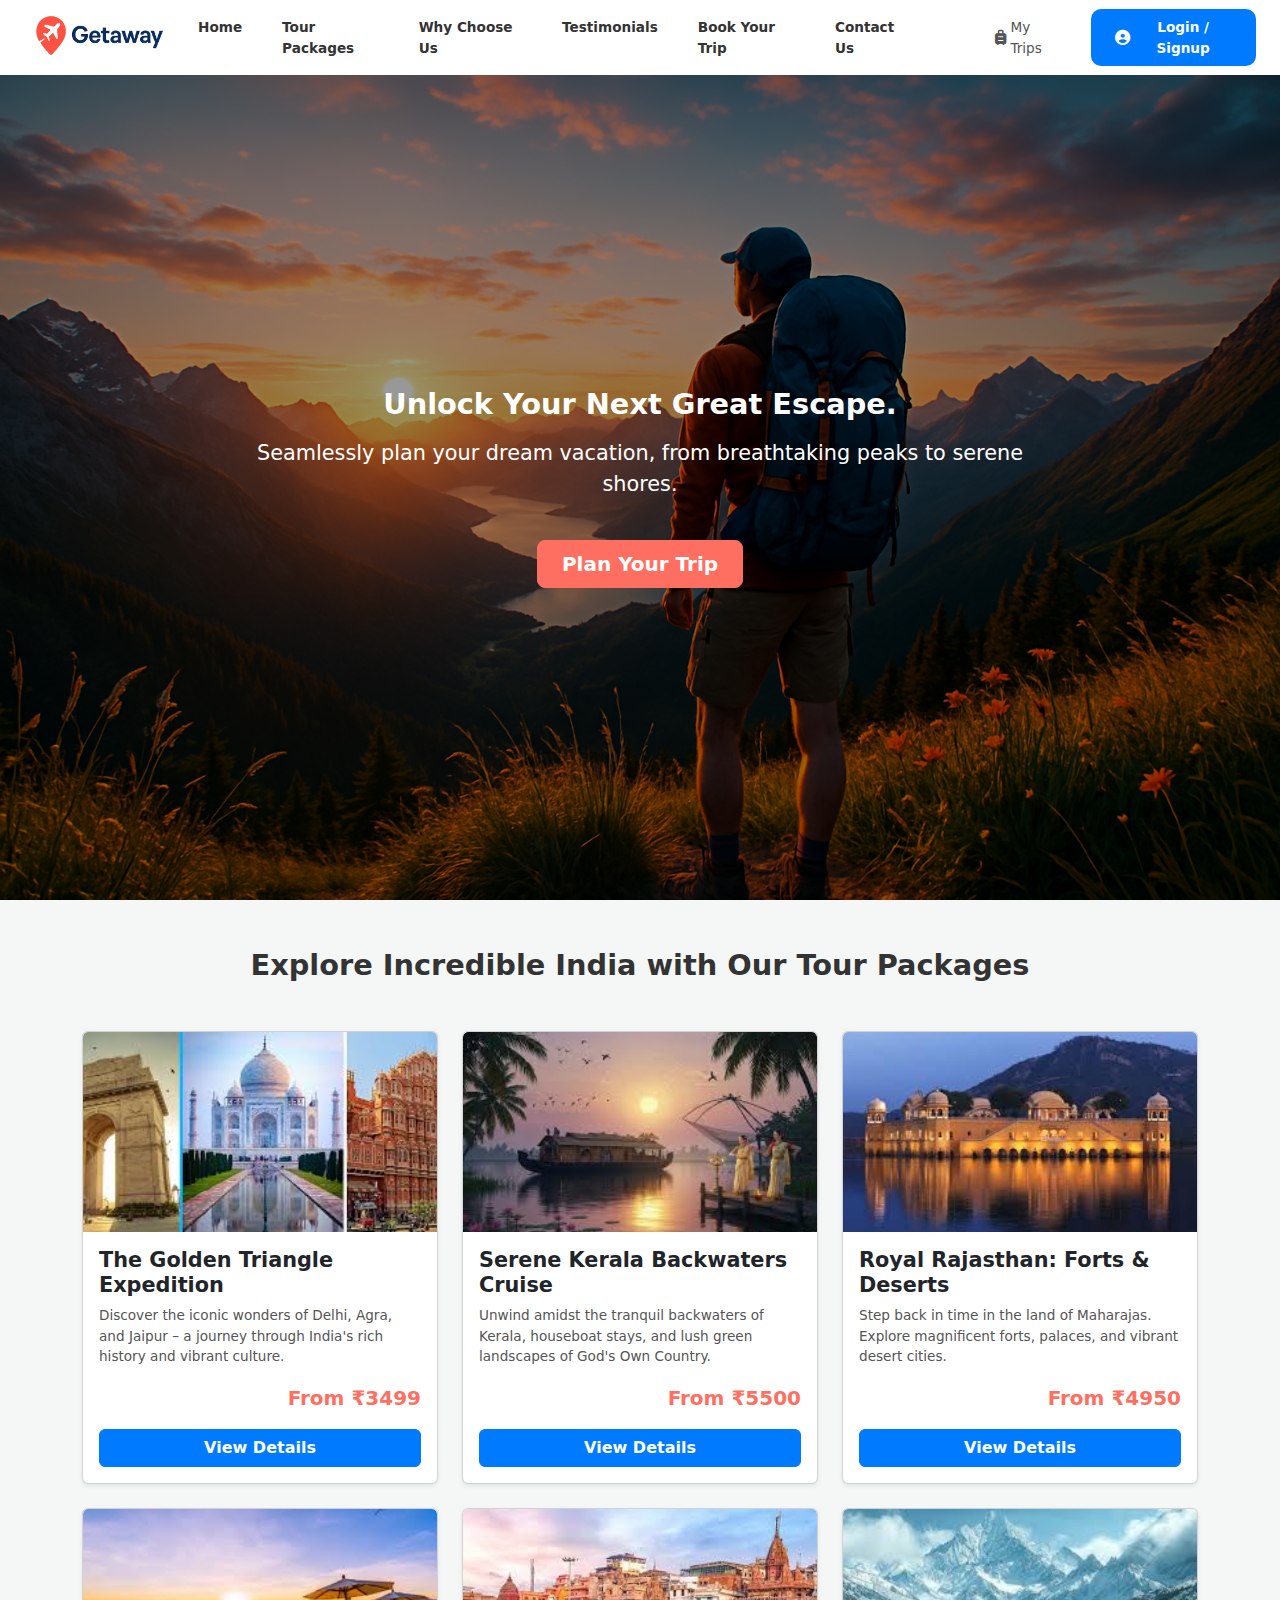
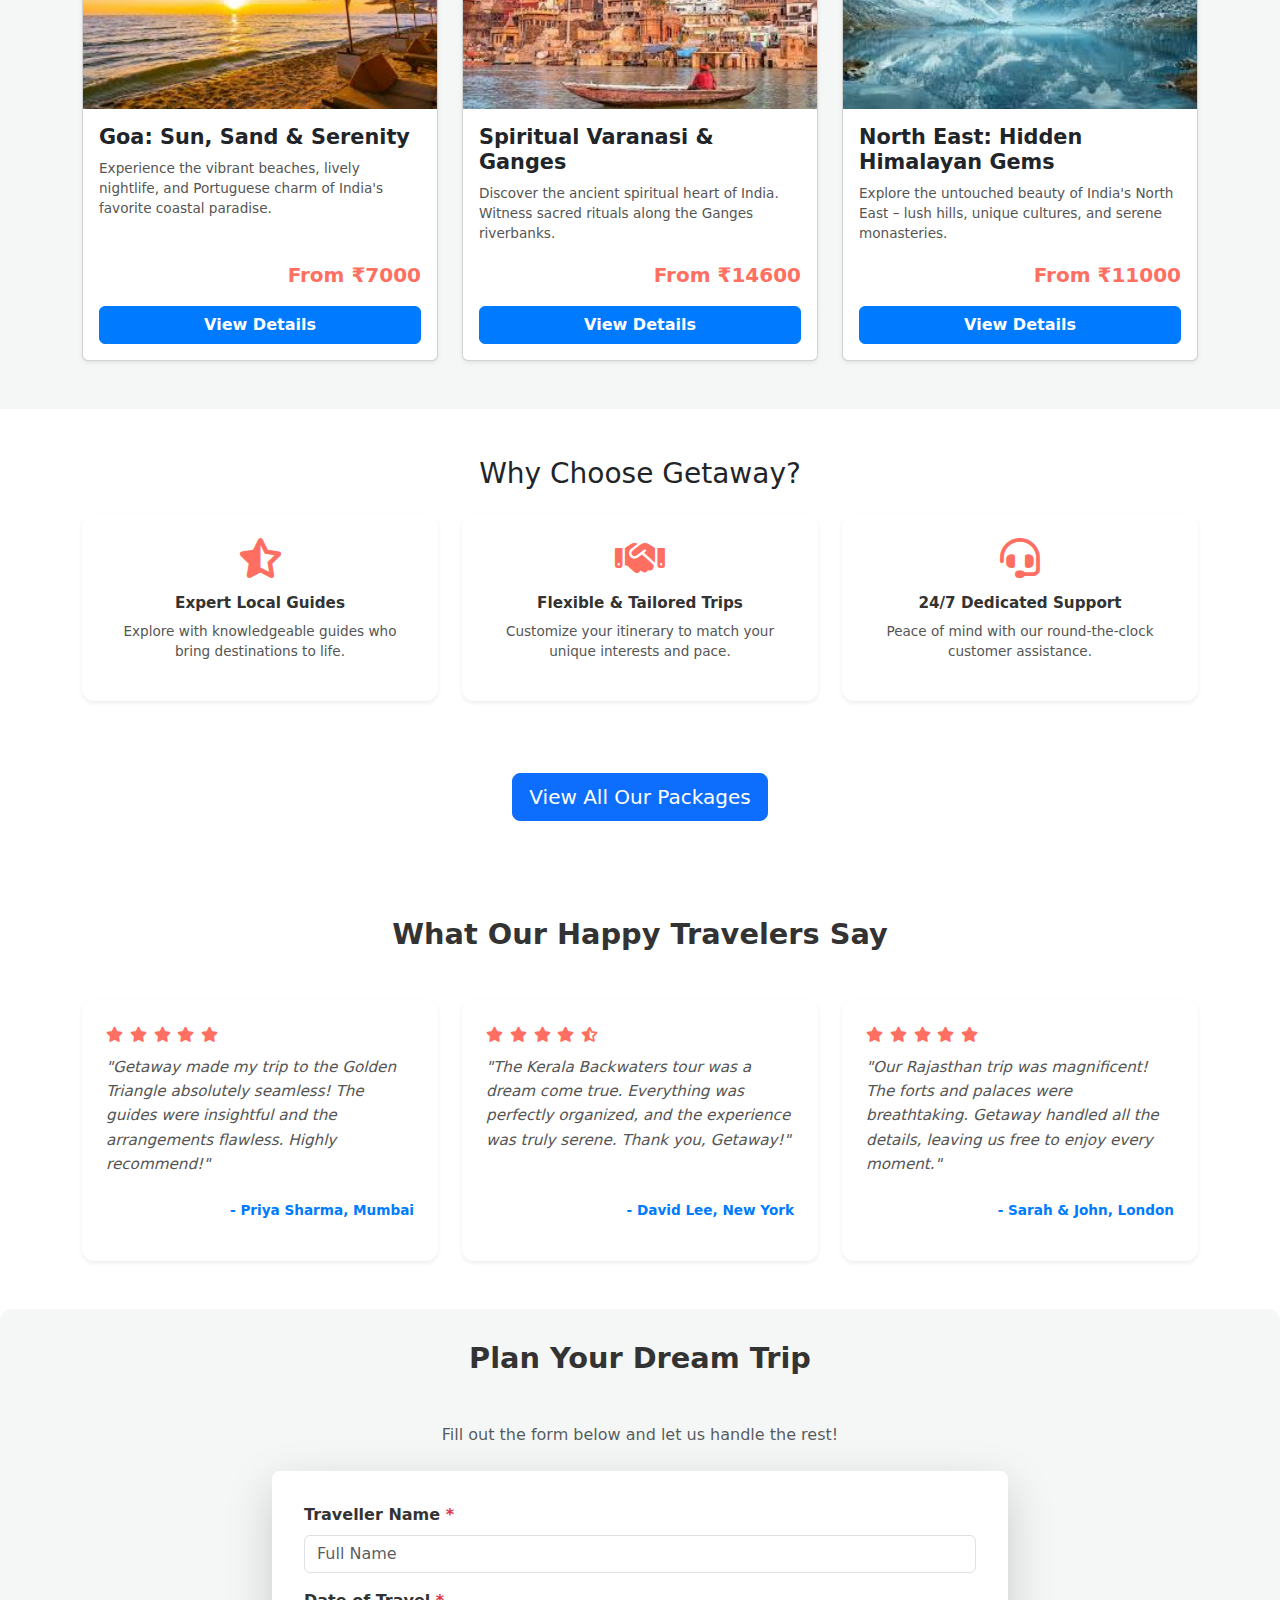
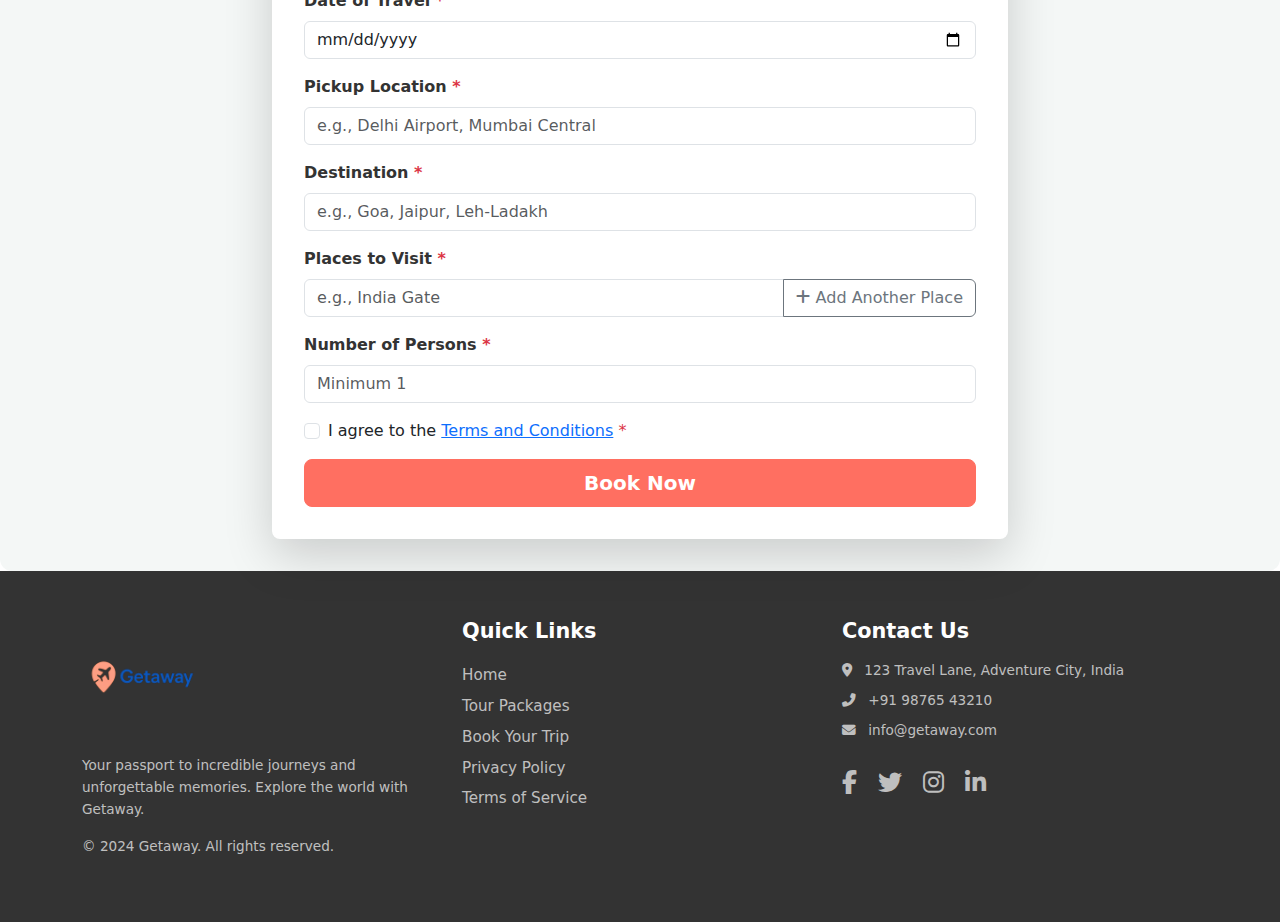
<file: index.html>
<!DOCTYPE html>
<html lang="en">

<head>
  <meta charset="UTF-8">
  <meta name="viewport" content="width=device-width, initial-scale=1.0">
  <title>Getaway</title>
  <link rel="shortcut icon" href="./assets/images/favicon.png" type="image/x-icon">
  <link rel="stylesheet" href="./assets/css/styles.css">
  <link href="https://fonts.googleapis.com/css2?family=Poppins:wght@300;400;600;700&display=swap" rel="stylesheet">
  <link rel="stylesheet" href="https://cdnjs.cloudflare.com/ajax/libs/font-awesome/6.5.0/css/all.min.css" />
  <link href="https://cdn.jsdelivr.net/npm/bootstrap@5.3.3/dist/css/bootstrap.min.css" rel="stylesheet"
    integrity="sha384-QWTKZyjpPEjISv5WaRU9OFeRpok6YctnYmDr5pNlyT2bRjXh0JMhjY6hW+ALEwIH" crossorigin="anonymous">

  <link rel="stylesheet" href="https://cdn.jsdelivr.net/npm/bootstrap-icons@1.10.5/font/bootstrap-icons.css" />



</head>

<body>
  <nav class="navbar navbar-expand-lg fixed-top modern-navbar" id="mainNavbar">
    <div class="container-fluid py-2">
        <a class="navbar-brand" href="#home">
            <img class="brand-logo" src="./assets/images/logo.png" alt="Getaway Logo">
        </a>
        <button class="navbar-toggler" type="button" data-bs-toggle="collapse" data-bs-target="#navbarNav" aria-controls="navbarNav" aria-expanded="false" aria-label="Toggle navigation">
            <span class="navbar-toggler-icon"></span>
        </button>
        <div class="collapse navbar-collapse justify-content-between" id="navbarNav">
            <ul class="navbar-nav ms-auto mb-2 mb-lg-0 nav-main-links">
                <li class="nav-item">
                    <a class="nav-link" href="#home">Home</a>
                </li>
                <li class="nav-item">
                    <a class="nav-link" href="#tourPackages">Tour Packages</a>
                </li>
                <li class="nav-item">
                    <a class="nav-link" href="#whyChooseUs">Why Choose Us</a>
                </li>
                <li class="nav-item">
                    <a class="nav-link" href="#testimonials-section">Testimonials</a>
                </li>
                <li class="nav-item">
                    <a class="nav-link" href="#bookingForm">Book Your Trip</a>
                </li>
                <li class="nav-item">
                    <a class="nav-link" href="#footer">Contact Us</a>
                </li>
            </ul>

            <div class="d-flex align-items-center nav-action-group">
                <a href="#" class="nav-link-action d-flex align-items-center me-3">
                    <i class="fas fa-suitcase-rolling me-1"></i> My Trips
                </a>
                <button class="btn btn-primary login-signup-btn">
                    <i class="fas fa-user-circle me-1"></i> Login / Signup
                </button>
            </div>
        </div>
    </div>
</nav>

  <section class="hero-section">
    <div class="hero-content">
      <h1>Unlock Your Next Great Escape.</h1>
      <p>Seamlessly plan your dream vacation, from breathtaking peaks to serene shores.</p>
      <button class="btn btn-primary btn-lg mt-3">Plan Your Trip</button>
    </div>
  </section>

  <section class="tour-packages-section py-5" id="tourPackages">
    <div class="container">
      <h2 class="text-center mb-5">Explore Incredible India with Our Tour Packages</h2>

      <div class="row row-cols-1 row-cols-md-2 row-cols-lg-3 g-4">
        <div class="col">
          <div class="card h-100 shadow-sm">
            <img src="./assets/images/package_1.jpg" class="card-img-top" alt="Golden Triangle Tour">
            <div class="card-body d-flex flex-column">
              <h5 class="card-title">The Golden Triangle Expedition</h5>
              <p class="card-text">Discover the iconic wonders of Delhi, Agra, and Jaipur – a journey through India's
                rich history and vibrant culture.</p>
              <div class="mt-auto">
                <p class="fw-bold fs-5 text-end text-primary">From ₹3499</p>
                <a href="#" class="btn btn-primary w-100">View Details</a>
              </div>
            </div>
          </div>
        </div>

        <div class="col">
          <div class="card h-100 shadow-sm">
            <img src="./assets/images/package_2.jpg" class="card-img-top" alt="Kerala Backwaters Tour">
            <div class="card-body d-flex flex-column">
              <h5 class="card-title">Serene Kerala Backwaters Cruise</h5>
              <p class="card-text">Unwind amidst the tranquil backwaters of Kerala, houseboat stays, and lush green
                landscapes of God's Own Country.</p>
              <div class="mt-auto">
                <p class="fw-bold fs-5 text-end text-primary">From ₹5500</p>
                <a href="#" class="btn btn-primary w-100">View Details</a>
              </div>
            </div>
          </div>
        </div>

        <div class="col">
          <div class="card h-100 shadow-sm">
            <img src="./assets/images/package_3.jpg" class="card-img-top" alt="Rajasthan Desert Forts">
            <div class="card-body d-flex flex-column">
              <h5 class="card-title">Royal Rajasthan: Forts & Deserts</h5>
              <p class="card-text">Step back in time in the land of Maharajas. Explore magnificent forts, palaces, and
                vibrant desert cities.</p>
              <div class="mt-auto">
                <p class="fw-bold fs-5 text-end text-primary">From ₹4950</p>
                <a href="#" class="btn btn-primary w-100">View Details</a>
              </div>
            </div>
          </div>
        </div>

        <div class="col">
          <div class="card h-100 shadow-sm">
            <img src="./assets/images/package_4.jpg" class="card-img-top" alt="Goa Beaches">
            <div class="card-body d-flex flex-column">
              <h5 class="card-title">Goa: Sun, Sand & Serenity</h5>
              <p class="card-text">Experience the vibrant beaches, lively nightlife, and Portuguese charm of India's
                favorite coastal paradise.</p>
              <div class="mt-auto">
                <p class="fw-bold fs-5 text-end text-primary">From ₹7000</p>
                <a href="#" class="btn btn-primary w-100">View Details</a>
              </div>
            </div>
          </div>
        </div>

        <div class="col">
          <div class="card h-100 shadow-sm">
            <img src="./assets/images/package_5.jpg" class="card-img-top" alt="Spiritual Varanasi">
            <div class="card-body d-flex flex-column">
              <h5 class="card-title">Spiritual Varanasi & Ganges</h5>
              <p class="card-text">Discover the ancient spiritual heart of India. Witness sacred rituals along the
                Ganges riverbanks.</p>
              <div class="mt-auto">
                <p class="fw-bold fs-5 text-end text-primary">From ₹14600</p>
                <a href="#" class="btn btn-primary w-100">View Details</a>
              </div>
            </div>
          </div>
        </div>

        <div class="col">
          <div class="card h-100 shadow-sm">
            <img src="./assets/images/package_6.jpg" class="card-img-top" alt="North East Hidden Gems">
            <div class="card-body d-flex flex-column">
              <h5 class="card-title">North East: Hidden Himalayan Gems</h5>
              <p class="card-text">Explore the untouched beauty of India's North East – lush hills, unique cultures, and
                serene monasteries.</p>
              <div class="mt-auto">
                <p class="fw-bold fs-5 text-end text-primary">From ₹11000</p>
                <a href="#" class="btn btn-primary w-100">View Details</a>
              </div>
            </div>
          </div>
        </div>

      </div>
    </div>
  </section>

  <div class="container my-5" id="whyChooseUs">
    <h3 class="text-center mb-4">Why Choose Getaway?</h3>
    <div class="row text-center">
      <div class="col-md-4 mb-4">
        <div class="feature-box p-4 shadow-sm h-100">
          <i class="fas fa-star-half-stroke feature-icon mb-3"></i>
          <h5>Expert Local Guides</h5>
          <p>Explore with knowledgeable guides who bring destinations to life.</p>
        </div>
      </div>
      <div class="col-md-4 mb-4">
        <div class="feature-box p-4 shadow-sm h-100">
          <i class="fas fa-handshake feature-icon mb-3"></i>
          <h5>Flexible & Tailored Trips</h5>
          <p>Customize your itinerary to match your unique interests and pace.</p>
        </div>
      </div>
      <div class="col-md-4 mb-4">
        <div class="feature-box p-4 shadow-sm h-100">
          <i class="fas fa-headset feature-icon mb-3"></i>
          <h5>24/7 Dedicated Support</h5>
          <p>Peace of mind with our round-the-clock customer assistance.</p>
        </div>
      </div>
    </div>
    <div class="text-center mt-5">
      <a href="#" class="btn btn-primary btn-lg">View All Our Packages</a>
    </div>

  </div>

  <!-- Testimonials Section -->
  <section class="testimonials-section py-5 bg-white" id="testimonials-section">
    <div class="container">
      <h2 class="text-center mb-5">What Our Happy Travelers Say</h2>

      <div class="row row-cols-1 row-cols-md-2 row-cols-lg-3 g-4">
        <!-- Testimonial Card 1 -->
        <div class="col">
          <div class="testimonial-box p-4 shadow-sm h-100 d-flex flex-column justify-content-between">
            <div>
              <div class="star-rating mb-2">
                <i class="fas fa-star"></i>
                <i class="fas fa-star"></i>
                <i class="fas fa-star"></i>
                <i class="fas fa-star"></i>
                <i class="fas fa-star"></i>
              </div>
              <p class="testimonial-quote">"Getaway made my trip to the Golden Triangle absolutely seamless! The guides
                were insightful and the arrangements flawless. Highly recommend!"</p>
            </div>
            <p class="testimonial-author mt-3">- Priya Sharma, Mumbai</p>
          </div>
        </div>

        <!-- Testimonial Card 2 -->
        <div class="col">
          <div class="testimonial-box p-4 shadow-sm h-100 d-flex flex-column justify-content-between">
            <div>
              <div class="star-rating mb-2">
                <i class="fas fa-star"></i>
                <i class="fas fa-star"></i>
                <i class="fas fa-star"></i>
                <i class="fas fa-star"></i>
                <i class="fas fa-star-half-alt"></i>
              </div>
              <p class="testimonial-quote">"The Kerala Backwaters tour was a dream come true. Everything was perfectly
                organized, and the experience was truly serene. Thank you, Getaway!"</p>
            </div>
            <p class="testimonial-author mt-3">- David Lee, New York</p>
          </div>
        </div>

        <!-- Testimonial Card 3 -->
        <div class="col">
          <div class="testimonial-box p-4 shadow-sm h-100 d-flex flex-column justify-content-between">
            <div>
              <div class="star-rating mb-2">
                <i class="fas fa-star"></i>
                <i class="fas fa-star"></i>
                <i class="fas fa-star"></i>
                <i class="fas fa-star"></i>
                <i class="fas fa-star"></i>
              </div>
              <p class="testimonial-quote">"Our Rajasthan trip was magnificent! The forts and palaces were breathtaking.
                Getaway handled all the details, leaving us free to enjoy every moment."</p>
            </div>
            <p class="testimonial-author mt-3">- Sarah & John, London</p>
          </div>
        </div>



      </div>
    </div>
  </section>

  <!-- Travel Booking Form Section -->
<section class="booking-form-section py-5" id="bookingForm">
    <div class="container">
        <h2 class="text-center mb-5">Plan Your Dream Trip</h2>
        <p class="text-center text-muted mb-4">Fill out the form below and let us handle the rest!</p>

        <div class="row justify-content-center">
            <div class="col-lg-8 col-md-10">
                <form id="bookingForm" class="p-4 shadow-lg rounded-3 bg-white" novalidate>
                    <div class="mb-3">
                        <label for="travellerName" class="form-label">Traveller Name <span class="text-danger">*</span></label>
                        <input type="text" class="form-control" id="travellerName" name="travellerName" placeholder="Full Name" required>
                        <div class="invalid-feedback">
                            Please enter your full name (letters and spaces only).
                        </div>
                    </div>

                    <div class="mb-3">
                        <label for="dateOfTravel" class="form-label">Date of Travel <span class="text-danger">*</span></label>
                        <input type="date" class="form-control" id="dateOfTravel" name="dateOfTravel" required>
                        <div class="invalid-feedback">
                            Please select a valid date of travel.
                        </div>
                    </div>

                    <div class="mb-3">
                        <label for="pickupLocation" class="form-label">Pickup Location <span class="text-danger">*</span></label>
                        <input type="text" class="form-control" id="pickupLocation" name="pickupLocation" placeholder="e.g., Delhi Airport, Mumbai Central" required>
                        <div class="invalid-feedback">
                            Please enter your pickup location.
                        </div>
                    </div>

                    <div class="mb-3">
                        <label for="destination" class="form-label">Destination <span class="text-danger">*</span></label>
                        <input type="text" class="form-control" id="destination" name="destination" placeholder="e.g., Goa, Jaipur, Leh-Ladakh" required>
                        <div class="invalid-feedback">
                            Please enter your primary destination.
                        </div>
                    </div>

                    <!-- Dynamic Places to Visit -->
                    <div class="mb-3" id="placesToVisitContainer">
                        <label class="form-label d-block">Places to Visit <span class="text-danger">*</span></label>
                        <div class="input-group mb-2">
                            <input type="text" class="form-control places-to-visit-input" name="placesToVisit[]" placeholder="e.g., India Gate" required>
                            <button class="btn btn-outline-secondary add-place-btn" type="button"><i class="fas fa-plus"></i> Add Another Place</button>
                        </div>
                        <div class="invalid-feedback">
                            Please enter at least one place to visit.
                        </div>
                    </div>
                    <!-- Error message for dynamic fields, initially hidden -->
                    <div id="placesToVisitError" class="text-danger small ms-2" style="display: none;">
                        Please ensure all dynamic 'Places to Visit' fields are filled.
                    </div>

                    <div class="mb-3">
                        <label for="numberOfPersons" class="form-label">Number of Persons <span class="text-danger">*</span></label>
                        <input type="number" class="form-control" id="numberOfPersons" name="numberOfPersons" min="1" placeholder="Minimum 1" required>
                        <div class="invalid-feedback">
                            Please enter a valid number of persons (minimum 1).
                        </div>
                    </div>

                    <div class="mb-3 form-check">
                        <input type="checkbox" class="form-check-input" id="termsAndConditions" name="termsAndConditions" required>
                        <label class="form-check-label" for="termsAndConditions">I agree to the <a href="#" data-bs-toggle="modal" data-bs-target="#termsModal">Terms and Conditions</a> <span class="text-danger">*</span></label>
                        <div class="invalid-feedback">
                            You must agree to the terms and conditions.
                        </div>
                    </div>

                    <button type="submit" class="btn btn-primary btn-lg w-100">Book Now</button>
                </form>
            </div>
        </div>
    </div>
</section>

<!-- Terms and Conditions Modal -->
<div class="modal fade" id="termsModal" tabindex="-1" aria-labelledby="termsModalLabel" aria-hidden="true">
    <div class="modal-dialog modal-dialog-scrollable">
        <div class="modal-content">
            <div class="modal-header">
                <h5 class="modal-title" id="termsModalLabel">Terms and Conditions</h5>
                <button type="button" class="btn-close" data-bs-dismiss="modal" aria-label="Close"></button>
            </div>
            <div class="modal-body">
                <h6>1. Booking Confirmation</h6>
                <p>All bookings are subject to availability and confirmation. A booking is considered confirmed only after full payment is received and an official confirmation voucher is issued by Getaway.</p>

                <h6>2. Payments</h6>
                <p>Full payment is required at the time of booking for most packages. Special promotions or custom itineraries may have different payment schedules, which will be communicated at the time of quotation.</p>

                <h6>3. Cancellations and Refunds</h6>
                <p>Cancellation requests must be made in writing. Refund policies vary based on the package, time of cancellation, and specific vendor policies (airlines, hotels, etc.). A detailed cancellation policy will be provided with your booking confirmation.</p>

                <h6>4. Changes to Booking</h6>
                <p>Any changes to a confirmed booking are subject to availability and may incur additional charges. Getaway will make reasonable efforts to accommodate changes but cannot guarantee them.</p>

                <h6>5. Travel Insurance</h6>
                <p>We highly recommend that all travelers purchase comprehensive travel insurance to cover unforeseen circumstances such as trip cancellations, medical emergencies, lost luggage, etc. Getaway is not responsible for any costs incurred due to lack of adequate insurance.</p>

                <h6>6. Passport and Visa Requirements</h6>
                <p>It is the sole responsibility of the traveler to ensure they have a valid passport and all necessary visas, permits, and health certificates for their intended destinations. Getaway can provide general advice but is not responsible for any issues arising from incorrect or insufficient travel documentation.</p>

                <h6>7. Health and Safety</h6>
                <p>Travelers are responsible for assessing their own health and fitness for travel and for complying with all local health and safety regulations. Getaway prioritizes traveler safety but cannot be held liable for personal injury, loss, or damage.</p>

                <h6>8. Limitation of Liability</h6>
                <p>Getaway acts as an agent for various service providers (e.g., airlines, hotels, transport companies). While we strive to select reputable providers, Getaway is not liable for any acts, omissions, or failures of these third-party suppliers.</p>

                <h6>9. Governing Law</h6>
                <p>These terms and conditions are governed by and construed in accordance with the laws of India. Any disputes arising shall be subject to the exclusive jurisdiction of the courts in [Your City/Region in India, e.g., Delhi, Bangalore].</p>

                <h6>10. Privacy Policy</h6>
                <p>Your personal information collected during the booking process will be handled in accordance with our Privacy Policy, which is available on our website.</p>
            </div>
            <div class="modal-footer">
                <button type="button" class="btn btn-secondary" data-bs-dismiss="modal">Close</button>
                <button type="button" class="btn btn-primary" data-bs-dismiss="modal" id="agreeTermsButton">Agree & Close</button>
            </div>
        </div>
    </div>
</div>


<!-- Footer Section -->
<footer class="footer-section py-5" id="footer">
    <div class="container">
        <div class="row">
           
            <div class="col-md-4 mb-4 mb-md-0 text-center text-md-start">
                <img class="brand footer-brand mb-3" src="./assets/images/logo.png" alt="Getaway Logo">
                <p class="text-light-50">Your passport to incredible journeys and unforgettable memories. Explore the world with Getaway.</p>
                <p class="text-light-50 mt-3">&copy; 2024 Getaway. All rights reserved.</p>
            </div>

           
            <div class="col-md-4 mb-4 mb-md-0 text-center text-md-start">
                <h5 class="text-white mb-3">Quick Links</h5>
                <ul class="list-unstyled">
                    <li><a href="index.html" class="text-light-50 text-decoration-none py-1 d-block">Home</a></li>
                    <li><a href="#tourPackages" class="text-light-50 text-decoration-none py-1 d-block">Tour Packages</a></li>
                    <li><a href="#bookingForm" class="text-light-50 text-decoration-none py-1 d-block">Book Your Trip</a></li>
                    <li><a href="#" class="text-light-50 text-decoration-none py-1 d-block">Privacy Policy</a></li>
                    <li><a href="#" class="text-light-50 text-decoration-none py-1 d-block">Terms of Service</a></li>
                </ul>
            </div>

          
            <div class="col-md-4 text-center text-md-start">
                <h5 class="text-white mb-3">Contact Us</h5>
                <p class="text-light-50 mb-2"><i class="fas fa-map-marker-alt me-2"></i> 123 Travel Lane, Adventure City, India</p>
                <p class="text-light-50 mb-2"><i class="fas fa-phone-alt me-2"></i> +91 98765 43210</p>
                <p class="text-light-50 mb-4"><i class="fas fa-envelope me-2"></i> info@getaway.com</p>

                <div class="social-icons">
                    <a href="#" class="text-light-50 me-3"><i class="fab fa-facebook-f"></i></a>
                    <a href="#" class="text-light-50 me-3"><i class="fab fa-twitter"></i></a>
                    <a href="#" class="text-light-50 me-3"><i class="fab fa-instagram"></i></a>
                    <a href="#" class="text-light-50"><i class="fab fa-linkedin-in"></i></a>
                </div>
            </div>
        </div>
    </div>
</footer>




  <script src="./assets/js/script.js"></script>
  <script src="https://cdn.jsdelivr.net/npm/bootstrap@5.3.3/dist/js/bootstrap.bundle.min.js"
    integrity="sha384-YvpcrYf0tY3lHB60NNkmXc5s9fDVZLESaAA55NDzOxhy9GkcIdslK1eN7N6jIeHz"
    crossorigin="anonymous"></script>

</body>

</html>
</file>
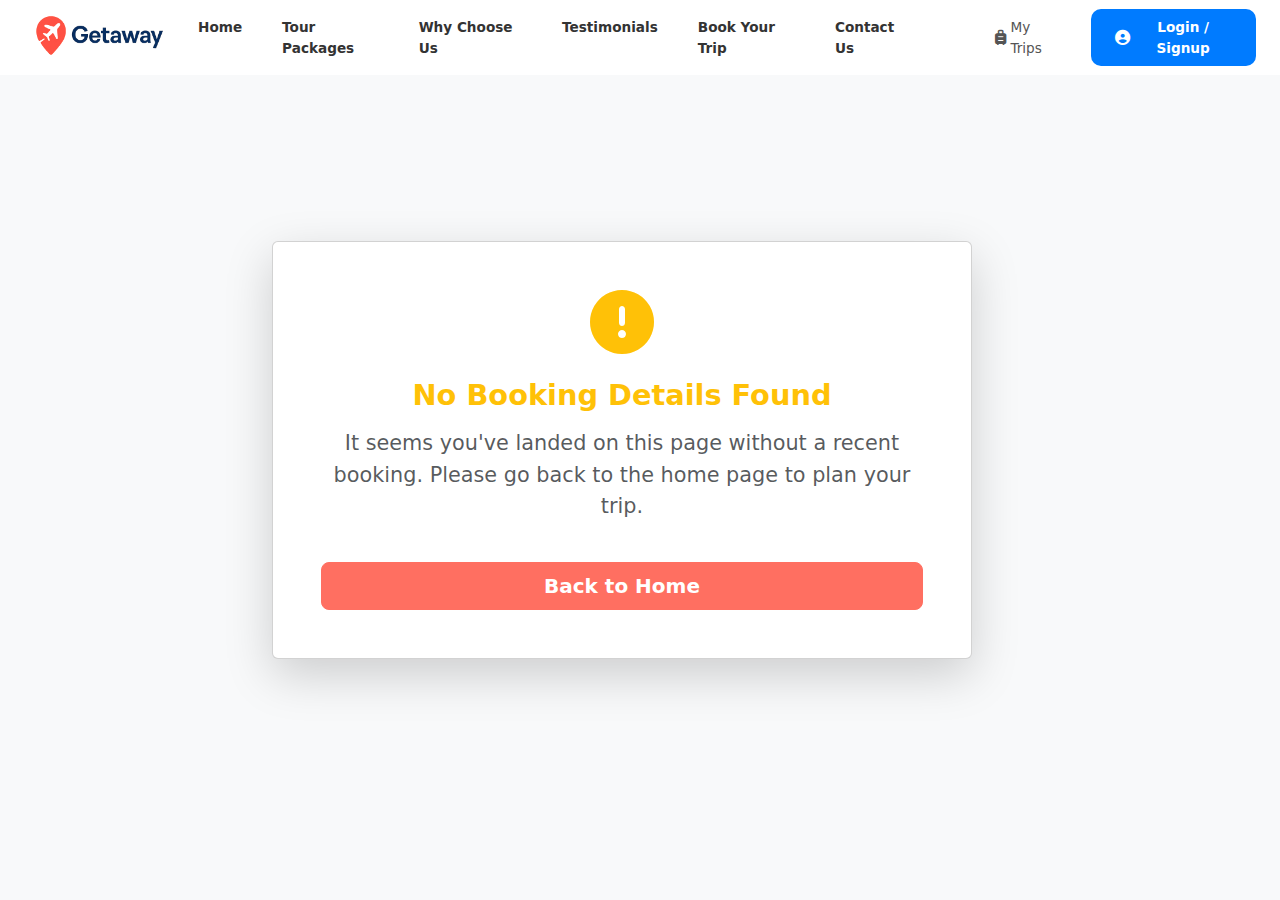
<file: success.html>
<!DOCTYPE html>
<html lang="en">

<head>
    <meta charset="UTF-8">
    <meta name="viewport" content="width=device-width, initial-scale=1.0">
    <title>Booking Confirmed!</title>
    <link rel="shortcut icon" href="./assets/images/favicon.png" type="image/x-icon">
    <link rel="stylesheet" href="./assets/css/styles.css">
    <link href="https://fonts.googleapis.com/css2?family=Poppins:wght@300;400;600;700&display=swap" rel="stylesheet">
    <link rel="stylesheet" href="https://cdnjs.cloudflare.com/ajax/libs/font-awesome/6.5.0/css/all.min.css" />
    <link href="https://cdn.jsdelivr.net/npm/bootstrap@5.3.3/dist/css/bootstrap.min.css" rel="stylesheet"
        integrity="sha384-QWTKZyjpPEjISv5WaRU9OFeRpok6YctnYmDr5pNlyT2bRjXh0JMhjY6hW+ALEwIH" crossorigin="anonymous">
</head>

<body class="bg-light d-flex flex-column min-vh-100">

     <nav class="navbar navbar-expand-lg fixed-top modern-navbar" id="mainNavbar">
    <div class="container-fluid py-2">
        <a class="navbar-brand" href="#home">
            <img class="brand-logo" src="./assets/images/logo.png" alt="Getaway Logo">
        </a>
        <button class="navbar-toggler" type="button" data-bs-toggle="collapse" data-bs-target="#navbarNav" aria-controls="navbarNav" aria-expanded="false" aria-label="Toggle navigation">
            <span class="navbar-toggler-icon"></span>
        </button>
        <div class="collapse navbar-collapse justify-content-between" id="navbarNav">
            <ul class="navbar-nav ms-auto mb-2 mb-lg-0 nav-main-links">
                <li class="nav-item">
                    <a class="nav-link" href="#home">Home</a>
                </li>
                <li class="nav-item">
                    <a class="nav-link" href="#tourPackages">Tour Packages</a>
                </li>
                <li class="nav-item">
                    <a class="nav-link" href="#whyChooseUs">Why Choose Us</a>
                </li>
                <li class="nav-item">
                    <a class="nav-link" href="#testimonials-section">Testimonials</a>
                </li>
                <li class="nav-item">
                    <a class="nav-link" href="#bookingForm">Book Your Trip</a>
                </li>
                <li class="nav-item">
                    <a class="nav-link" href="#footer">Contact Us</a>
                </li>
            </ul>

            <div class="d-flex align-items-center nav-action-group">
                <a href="#" class="nav-link-action d-flex align-items-center me-3">
                    <i class="fas fa-suitcase-rolling me-1"></i> My Trips
                </a>
                <button class="btn btn-primary login-signup-btn">
                    <i class="fas fa-user-circle me-1"></i> Login / Signup
                </button>
            </div>
        </div>
    </div>
</nav>

    <main class="flex-grow-1 d-flex align-items-center justify-content-center">
        <div class="container my-5">
            <div class="row justify-content-center">
                <div class="col-lg-8 col-md-10">
                    <div class="card shadow-lg p-4 p-md-5 text-center success-card">
                        <i class="fas fa-check-circle text-success mb-4 success-icon"></i>
                        <h1 class="mb-3 text-dark">Booking Confirmed!</h1>
                        <p class="lead mb-4 text-muted">Your adventure is officially booked. Here's a summary of your trip details:</p>

                        <div class="text-start booking-summary mx-auto">
                            <h4 class="mb-3 text-primary">Booking Details</h4>
                            <ul class="list-group list-group-flush" id="bookingSummaryList">
                                <li class="list-group-item d-flex justify-content-between align-items-center">
                                    <strong>Traveller Name:</strong> <span id="summaryTravellerName"></span>
                                </li>
                                <li class="list-group-item d-flex justify-content-between align-items-center">
                                    <strong>Date of Travel:</strong> <span id="summaryDateOfTravel"></span>
                                </li>
                                <li class="list-group-item d-flex justify-content-between align-items-center">
                                    <strong>Pickup Location:</strong> <span id="summaryPickupLocation"></span>
                                </li>
                                <li class="list-group-item d-flex justify-content-between align-items-center">
                                    <strong>Destination:</strong> <span id="summaryDestination"></span>
                                </li>
                                <li class="list-group-item">
                                    <strong>Places to Visit:</strong>
                                    <ul class="list-unstyled ms-3 mt-1" id="summaryPlacesToVisit">
                                        </ul>
                                </li>
                                <li class="list-group-item d-flex justify-content-between align-items-center">
                                    <strong>Number of Persons:</strong> <span id="summaryNumberOfPersons"></span>
                                </li>
                            </ul>
                        </div>

                        <hr class="my-4">
                        <a href="index.html" class="btn btn-primary btn-lg mt-3">Back to Home</a>
                    </div>
                </div>
            </div>
        </div>
    </main>

    <footer>
        </footer>

    <script src="https://cdn.jsdelivr.net/npm/bootstrap@5.3.3/dist/js/bootstrap.bundle.min.js"
        integrity="sha384-YvpcrYf0tY3lHB60NNkmXc5s9fDVZLESaAA55NDzOxhy9GkcIdslK1eN7N6jIeHz"
        crossorigin="anonymous"></script>
    <script>
        document.addEventListener('DOMContentLoaded', function() {
            const bookingDetailsString = sessionStorage.getItem('bookingDetails');
            const bookingSummaryList = document.getElementById('bookingSummaryList');

            if (bookingDetailsString) {
                const bookingDetails = JSON.parse(bookingDetailsString);

                document.getElementById('summaryTravellerName').textContent = bookingDetails.travellerName;
                document.getElementById('summaryDateOfTravel').textContent = bookingDetails.dateOfTravel;
                document.getElementById('summaryPickupLocation').textContent = bookingDetails.pickupLocation;
                document.getElementById('summaryDestination').textContent = bookingDetails.destination;
                document.getElementById('summaryNumberOfPersons').textContent = bookingDetails.numberOfPersons;

                const placesToVisitUl = document.getElementById('summaryPlacesToVisit');
                if (bookingDetails.placesToVisit && bookingDetails.placesToVisit.length > 0) {
                    bookingDetails.placesToVisit.forEach(place => {
                        const li = document.createElement('li');
                        li.textContent = `- ${place}`;
                        placesToVisitUl.appendChild(li);
                    });
                } else {
                    const li = document.createElement('li');
                    li.textContent = '- No specific places listed';
                    placesToVisitUl.appendChild(li);
                }

                ;

            } else {
                
                document.querySelector('.success-card').innerHTML = `
                    <i class="fas fa-exclamation-circle text-warning mb-4 success-icon"></i>
                    <h1 class="mb-3 text-warning">No Booking Details Found</h1>
                    <p class="lead mb-4 text-muted">It seems you've landed on this page without a recent booking. Please go back to the home page to plan your trip.</p>
                    <a href="index.html" class="btn btn-primary btn-lg mt-3">Back to Home</a>
                `;
            }
        });
    </script>
</body>

</html>
</file>
<file: assets/css/styles.css>
:root{

   /* color pallete */

     --primary-blue: #007BFF;
      --primary-blue-dark: #1976D2;
    --primary-orange: #ff6f61;
    --text-dark: #333;
    --text-medium: #555;
    --text-light: #444;
    --background-light: #f4f7f6;
    --background-white: #ffffff;
    --shadow-light: rgba(0, 0, 0, 0.1);

    /* Giving global spacing so it easy to change the spacing later */

    --spacing-xs: 0.25rem; /* ~4px */
    --spacing-sm: 0.5rem;  /* ~8px */
    --spacing-md: 1rem;    /* ~16px */
    --spacing-lg: 1.5rem;  /* ~24px */
    --spacing-xl: 2rem;    /* ~32px */
    --spacing-xxl: 5rem;   /* ~80px */

    /* Same for font size. Just for ease use */

     --font-size-sm: 0.85rem;
    --font-size-md: 0.95rem;
    --font-size-lg: 1.3rem;
    --font-size-xl: 1.8rem;
}

*{
    margin: 0;
    padding: 0;
    box-sizing: border-box;
}

body{
    font-family: 'poppins' , sans-serif;
    background-color: var(--background-light);
    color: var(--text-dark);
}

/* Navbar */



.modern-navbar {
    background-color: var(--background-white);
    box-shadow: var(--shadow-light);
    z-index: 1000;
    height: 75px; 
    transition: all var(--transition-medium);
    padding: 0;
    position: sticky;
    top: 0;
    width: 100%;
}

.modern-navbar .container-fluid {
    height: 100%; 
    display: flex;
    align-items: center;
    
    padding: 10px var(--spacing-lg); 
}


/* Navbar Brand/Logo */
.modern-navbar .navbar-brand {
    padding: 0;
    height: 100%;
    display: flex;
    align-items: center;
}

.modern-navbar .brand-logo { 
    height: 150px; 
    width: auto;
    object-fit: contain;
    transition: height var(--transition-medium);
}

/* Navbar Toggler (Hamburger Icon) */
.modern-navbar .navbar-toggler {
    border: none; 
    padding: var(--spacing-xs); 
    transition: background-color var(--transition-fast);
}

.modern-navbar .navbar-toggler:focus {
    box-shadow: none; 
}


/* Main Navigation Links (Home, Tour Packages, etc.) */
.modern-navbar .nav-main-links {
    margin-right: var(--spacing-xxl); 
    gap: var(--spacing-lg); 
}

.modern-navbar .nav-main-links .nav-item {
    padding: 0; 
}

.modern-navbar .nav-main-links .nav-link {
    color: var(--text-dark); 
    font-family: var(--font-family-heading); 
    font-size: var(--font-size-sm);
    font-weight: 600; 
    display: flex;
    align-items: center;
    position: relative;
    padding: var(--spacing-xs) 0; 
    transition: color var(--transition-fast);
}

.modern-navbar .nav-main-links .nav-link:hover {
    color: var(--primary-blue); 
}

/* Underline effect for main links on hover */
.modern-navbar .nav-main-links .nav-link::after {
    content: '';
    position: absolute;
    bottom: 0;
    left: 0;
    width: 100%;
    height: 2px;
    background-color: var(--primary-blue);
    transform: scaleX(0); 
    transform-origin: bottom right;
    transition: transform var(--transition-fast);
}

.modern-navbar .nav-main-links .nav-link:hover::after {
    transform: scaleX(1); 
    transform-origin: bottom left;
}

.modern-navbar .nav-main-links .nav-link i {
    font-size: var(--font-size-md);
    margin-right: var(--spacing-xxs); 
}


.modern-navbar .nav-action-group {
    gap: var(--spacing-md); 
}

.modern-navbar .nav-link-action { 
    color: var(--text-medium); 
    font-family: var(--font-family-body);
    font-size: var(--font-size-sm);
    font-weight: 500;
    text-decoration: none;
    transition: color var(--transition-fast);
}

.modern-navbar .nav-link-action:hover {
    color: var(--primary-blue); 
}

.modern-navbar .nav-link-action i {
    font-size: var(--font-size-md);
    margin-right: var(--spacing-xxs);
}

/* Login/Signup Button */
.modern-navbar .login-signup-btn {
    background-color: var(--primary-blue); 
    color: var(--background-white);
    border: none;
    border-radius: 10px; 
    padding: var(--spacing-sm) var(--spacing-lg); 
    font-family: var(--font-family-body);
    font-size: var(--font-size-sm);
    font-weight: 600;
    cursor: pointer;
    display: flex;
    align-items: center;
    transition: all var(--transition-medium);
    box-shadow: var(--shadow-light); 
}

.modern-navbar .login-signup-btn:hover {
    background-color: var(--primary-blue-dark); 
    transform: translateY(-2px); 
    box-shadow: var(--shadow-medium);
    color: var(--background-white);
}

.modern-navbar .login-signup-btn i {
    font-size: var(--font-size-md);
    margin-right: var(--spacing-xs);
}

/* Navbar Scroll Effect (when .scrolled class is active) */
.modern-navbar.scrolled {
    min-height: 60px; 
    padding-top: var(--spacing-xs); 
    padding-bottom: var(--spacing-xs);
    background-color: rgba(255, 255, 255, 0.98); 
    box-shadow: var(--shadow-medium); 
}

.modern-navbar.scrolled .brand-logo {
    height: 45px; 
}

.modern-navbar.scrolled .nav-main-links .nav-link,
.modern-navbar.scrolled .nav-link-action {
    font-size: var(--font-size-xs); 
}

.modern-navbar.scrolled .nav-main-links .nav-link i,
.modern-navbar.scrolled .nav-link-action i {
    font-size: var(--font-size-sm); 
}

.modern-navbar.scrolled .login-signup-btn {
    padding: var(--spacing-xs) var(--spacing-md); 
    font-size: var(--font-size-xs);
}

.modern-navbar.scrolled .login-signup-btn i {
    font-size: var(--font-size-sm);
}



@media (max-width: 991.98px) { 
    .modern-navbar .navbar-collapse {
        background-color: var(--background-white); 
        border-top: 1px solid var(--border-color); 
        padding: var(--spacing-md);
        margin-top: var(--spacing-xs); 
        box-shadow: var(--shadow-medium); 
        position: absolute;
        top: 100%;
        left: 0;
        width: 100%;
        overflow-y: auto; 
    }

    .modern-navbar .nav-main-links,
    .modern-navbar .nav-action-group {
        flex-direction: column; 
        align-items: flex-start; 
        width: 100%;
        gap: var(--spacing-sm); 
        padding-top: var(--spacing-sm);
        padding-bottom: var(--spacing-sm);
    }

    .modern-navbar .nav-main-links .nav-item,
    .modern-navbar .nav-action-group a,
    .modern-navbar .nav-action-group button {
        width: 100%; 
        text-align: left;
    }

    .modern-navbar .nav-main-links .nav-link::after {
        display: none; 
    }

    .modern-navbar .login-signup-btn {
        width: auto;
        align-self: flex-start; 
        padding: var(--spacing-md) var(--spacing-lg);
    }

    .modern-navbar.scrolled .navbar-collapse {
        background-color: var(--background-white); 
    }
}


/* Hero Section */

.hero-section{
    margin-top: 75px;
    position: relative;
    height: calc(100vh - 75px);
    background-image: url('../images/Hero_1.png');
    background-size: cover;
    background-position: center;
    display: flex;
    justify-content: center;
    align-items: center;
    color: var(--background-white);
    text-align: center;

}

.hero-section::before{
    content: "";
    position: absolute;
    top: 0;
    left: 0;
    right: 0;
    bottom: 0;
    background: rgba(0, 0, 0, 0.4); 
    z-index: 1;
}

.hero-content {
    position: relative;
    z-index: 2;
    max-width: 800px;
    padding: var(--spacing-md);
}

.hero-content h1 {
    font-size: var(--font-size-xl);
    font-weight: 700;
    margin-bottom: var(--spacing-md);
    animation: fadeInDown 1s ease-out; 
}

.hero-content p {
    font-size: var(--font-size-lg);
    margin-bottom: var(--spacing-lg);
    animation: fadeInUp 1s ease-out 0.3s; 
}

.hero-content .btn {
    background-color: var(--primary-orange); 
    border-color: var(--primary-orange);
    font-weight: 600;
    padding: var(--spacing-sm) var(--spacing-lg);
    animation: zoomIn 1s ease-out 0.6s; 
}

.hero-content .btn:hover {
    background-color: var(--primary-blue);
    border-color: var(--primary-blue);
}


@keyframes fadeInDown {
    from {
        opacity: 0;
        transform: translateY(-20px);
    }
    to {
        opacity: 1;
        transform: translateY(0);
    }
}

@keyframes fadeInUp {
    from {
        opacity: 0;
        transform: translateY(20px);
    }
    to {
        opacity: 1;
        transform: translateY(0);
    }
}

@keyframes zoomIn {
    from {
        opacity: 0;
        transform: scale(0.9);
    }
    to {
        opacity: 1;
        transform: scale(1);
    }
}



/* Information Section - Tour Packages */

.tour-packages-section {
    background-color: var(--background-light);
    padding-top: var(--spacing-xxl); 
    padding-bottom: var(--spacing-xxl);
}

.tour-packages-section h2 {
    color: var(--text-dark);
    font-size: var(--font-size-xl);
    font-weight: 700;
}

.card {
    border: none; 
    border-radius: 0.75rem; 
    overflow: hidden;
    transition: transform 0.3s ease, box-shadow 0.3s ease;
}

.card:hover {
    transform: translateY(-5px); 
    box-shadow: 0 10px 20px var(--shadow-light); 
}

.card-img-top {
    height: 200px; 
    object-fit: cover; 
}

.card-body {
    padding: var(--spacing-lg);
}

.card-title {
    font-size: var(--font-size-lg);
    font-weight: 600;
    color: var(--text-dark);
    margin-bottom: var(--spacing-sm);
}

.card-text {
    font-size: var(--font-size-sm);
    color: var(--text-medium);
    margin-bottom: var(--spacing-md);
}

.card .btn {
    background-color: var(--primary-blue);
    border-color: var(--primary-blue);
    font-weight: 600;
    transition: background-color 0.3s ease, border-color 0.3s ease;
}

.card .btn:hover {
    background-color: #0056b3; 
    border-color: #0056b3;
}


.card .text-primary {
    color: var(--primary-blue) !important; 
}


.card .fs-5 {
    color: var(--primary-orange) !important; 
}

/* Why Choose Us Section */
.feature-box {
    background-color: var(--background-white);
    border-radius: 0.75rem;
   
}



.feature-box:hover {
    transform: translateY(-3px);
    box-shadow: 0 8px 16px var(--shadow-light);
}


.feature-icon {
    font-size: 2.5rem; 
    color: var(--primary-orange); 
    margin-bottom: var(--spacing-sm);
}

.feature-box h5 {
    font-size: var(--font-size-md);
    font-weight: 600;
    color: var(--text-dark);
    margin-bottom: var(--spacing-sm);
}

.feature-box p {
    font-size: var(--font-size-sm);
    color: var(--text-medium);
}

/* Testimonials Section */
.testimonials-section {
    background-color: var(--background-light); /* Or var(--background-white) for contrast */
    padding-top: var(--spacing-xxl);
    padding-bottom: var(--spacing-xxl);
}

.testimonials-section h2 {
    color: var(--text-dark);
    font-size: var(--font-size-xl);
    font-weight: 700;
}

.testimonial-box {
    background-color: var(--background-white);
    border-radius: 0.75rem;
    padding: var(--spacing-lg);
    transition: transform 0.3s ease, box-shadow 0.3s ease;
}

.testimonial-box:hover {
    transform: translateY(-5px);
    box-shadow: 0 10px 20px var(--shadow-light);
}

.testimonial-quote {
    font-size: var(--font-size-md);
    font-style: italic;
    color: var(--text-medium);
    margin-bottom: var(--spacing-sm);
    line-height: 1.6;
}

.testimonial-author {
    font-size: var(--font-size-sm);
    font-weight: 600;
    color: var(--primary-blue); 
    text-align: right; /
}

.star-rating {
    color: var(--primary-orange); 
    font-size: var(--font-size-md);
}

.star-rating i {
    margin-right: 2px; /
}

/* Booking Form Section */
.booking-form-section {
    background-color: var(--background-light);
    padding-top: var(--spacing-xxl);
    padding-bottom: var(--spacing-xxl);
}

.booking-form-section h2 {
    color: var(--text-dark);
    font-size: var(--font-size-xl);
    font-weight: 700;
}

.booking-form-section .form-label {
    font-weight: 600;
    color: var(--text-dark);
}

/* Style for the form container */
#bookingForm {
    border: none;
    border-radius: 0.75rem;
    padding: var(--spacing-xl) !important; 
}

/* Button styles for the form */
#bookingForm .btn-primary {
    background-color: var(--primary-orange); 
    border-color: var(--primary-orange);
    font-weight: 600;
    padding: var(--spacing-sm) var(--spacing-lg);
    transition: background-color 0.3s ease, border-color 0.3s ease;
}

#bookingForm .btn-primary:hover {
    background-color: var(--primary-blue); 
    border-color: var(--primary-blue);
}

/* Style for the "Add Another Place" button */

.add-place-btn {
    border-color: var(--primary-blue);
    color: var(--primary-blue);
}

.add-place-btn:hover {
    background-color: var(--primary-blue);
    color: var(--background-white);
}


.form-control:invalid:focus {
    border-color: #dc3545;
    box-shadow: 0 0 0 0.25rem rgba(220, 53, 69, 0.25);
}



/* Success Page Specific Styles */
body {
    background-color: var(--background-light); 
}

.success-card {
    background-color: var(--background-white);
    border: none;
    border-radius: 1rem; 
    padding: var(--spacing-xxl) !important;
    max-width: 700px;
    margin-top: var(--spacing-xl);
    margin-bottom: var(--spacing-xl);
}

.success-icon {
    font-size: 4rem; 
    color: var(--primary-blue); 
}

.success-card h1 {
    font-size: var(--font-size-xl);
    font-weight: 700;
    color: var(--text-dark);
}

.success-card .lead {
    font-size: var(--font-size-lg);
    color: var(--text-medium);
}

.booking-summary {
    width: 100%; 
    max-width: 500px; 
}

.booking-summary h4 {
    font-size: var(--font-size-lg);
    font-weight: 600;
    color: var(--primary-blue);
    border-bottom: 2px solid var(--primary-blue);
    padding-bottom: var(--spacing-sm);
    margin-bottom: var(--spacing-md);
}

.booking-summary .list-group-item {
    background-color: transparent; 
    border-color: #eee; 
    font-size: var(--font-size-md);
    color: var(--text-dark);
    padding-left: 0; 
    padding-right: 0;
}

.booking-summary .list-group-item strong {
    color: var(--text-medium);
    margin-right: var(--spacing-sm);
}

.booking-summary .list-unstyled li {
    font-size: var(--font-size-md);
    color: var(--text-dark);
    padding-left: var(--spacing-sm); 
}

.success-card .btn-primary {
    background-color: var(--primary-orange); 
    border-color: var(--primary-orange);
    font-weight: 600;
    padding: var(--spacing-sm) var(--spacing-lg);
    transition: background-color 0.3s ease, border-color 0.3s ease;
}

.success-card .btn-primary:hover {
    background-color: var(--primary-blue);
    border-color: var(--primary-blue);
}



/* Footer Section */
.footer-section {
    background-color: var(--text-dark); 
    color: var(--background-white);
    padding-top: var(--spacing-xxl);
    padding-bottom: var(--spacing-xxl);
}

.footer-section .footer-brand {
    height: 120px; 
    width: auto;
    object-fit: contain;
    filter: brightness(2); 
}

.footer-section h5 {
    font-size: var(--font-size-lg);
    font-weight: 600;
    margin-bottom: var(--spacing-md);
}

.footer-section p {
    font-size: var(--font-size-sm);
    line-height: 1.6;
}

.footer-section .text-light-50 {
    color: rgba(255, 255, 255, 0.7);
}

.footer-section .list-unstyled li a {
    transition: color 0.3s ease;
    font-size: var(--font-size-md);
}

.footer-section .list-unstyled li a:hover {
    color: var(--primary-blue) !important;
}

.footer-section .social-icons a {
    font-size: 1.5rem;
    transition: color 0.3s ease;
}

.footer-section .social-icons a:hover {
    color: var(--primary-blue) !important; 
}

/* Responsive adjustments for footer */
@media (max-width: 768px) {
    .footer-section .text-md-start {
        text-align: center !important; 
    }

    .footer-section .footer-brand {
        margin-left: auto;
        margin-right: auto;
    }

    .footer-section .social-icons {
        margin-top: var(--spacing-md);
    }
}
</file>
